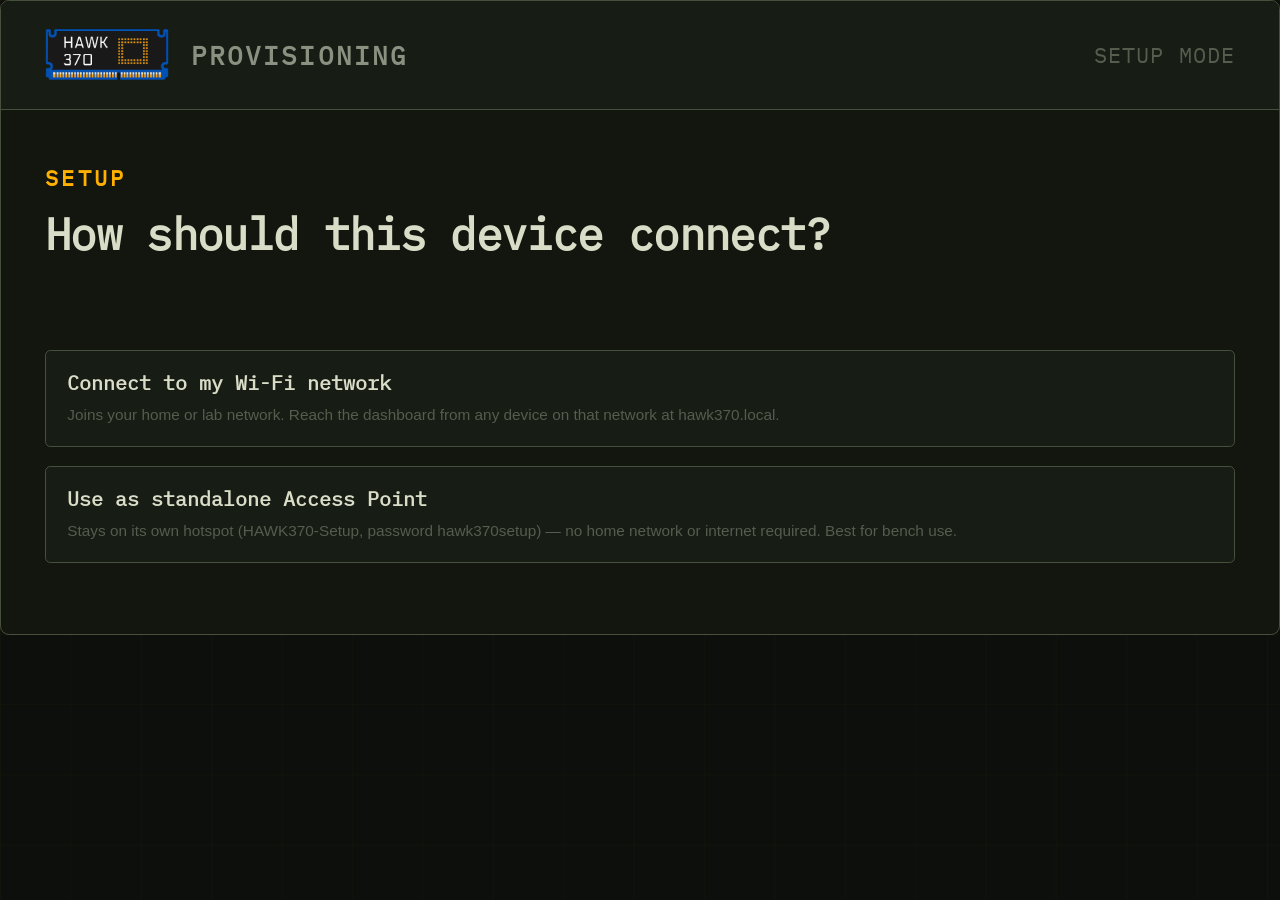
<file: data/setup.html>
<!--
  Copyright (c) 2026 Alexander Fuchs
  Licensed under the MIT License.
-->
  
<!DOCTYPE html>
<html lang="en">

<head>
  <meta charset="UTF-8">
  <meta name="viewport" content="width=device-width, initial-scale=1.0">
  <title>HAWK 370 · Setup</title>
  <script src="hawk370.js"></script>
  <link rel="stylesheet" href="hawk370.css">
  <style>
    /* ── CARD HEADER OVERRIDE (smaller padding on this page) ── */
    .card-header { justify-content: space-between; padding: 1.2em 2em; }

    .header-meta {
      font-family: var(--mono);
      font-size: 1em;
      color: var(--text-3);
      letter-spacing: 0.05em;
    }

    /* ── DIVIDER OVERRIDE (wider margin on this page) ── */
    .divider { margin: 2em 0; }

    /* ── BODY ── */
    .card-body { padding: 2.4em 2em; }

    /* ── SCREEN TITLES ── */
    .screen-title {
      font-family: var(--mono);
      font-size: 1em;
      font-weight: 600;
      letter-spacing: 0.15em;
      text-transform: uppercase;
      color: var(--accent);
      margin-bottom: 0.6em;
    }

    h1 {
      font-family: var(--sans);
      font-size: 2em;
      font-weight: 600;
      color: var(--text);
      margin-bottom: 2em;
      letter-spacing: -0.015em;
    }

    /* ── SECTION ROW ── */
    .row    { display: flex; justify-content: space-between; align-items: flex-end; margin-bottom: 1.4em; }
    .row h1 { margin-bottom: 0; }


    /* ── NETWORK LIST ── */
    .list-box {
      border: 1px solid var(--border-bright);
      border-radius: 0.3em;
      max-height: 26em;
      overflow-y: auto;
      margin-bottom: 2em;
      scrollbar-width: thin;
      scrollbar-color: var(--border-bright) transparent;
    }

    .list-box::-webkit-scrollbar       { width: 0.4em; }
    .list-box::-webkit-scrollbar-track { background: transparent; }
    .list-box::-webkit-scrollbar-thumb { background: var(--border-bright); border-radius: 0.2em; }

    .net-item {
      display: flex;
      justify-content: space-between;
      align-items: center;
      padding: 1.3em 1.6em;
      border-bottom: 1px solid var(--border);
      cursor: pointer;
      transition: background 0.1s;
      position: relative;
    }

    .net-item:last-child { border-bottom: none; }
    .net-item:hover      { background: rgba(255,255,255,0.03); }

    .net-item.selected { background: var(--accent-dim); border-color: rgba(245,166,35,0.2); }

    .net-item.selected::before {
      content: '';
      position: absolute;
      left: 0; top: 0; bottom: 0;
      width: 0.2em;
      background: var(--accent);
    }

    .net-ssid                          { font-size: 1.4em; font-weight: 500; color: var(--text); }
    .net-item.selected .net-ssid       { color: var(--accent); }

    /* ── SIGNAL BARS (WiFi list) ── */
    .signal-bars { display: flex; align-items: flex-end; gap: 0.2em; height: 1.6em; }

    .signal-bars span {
      display: block;
      width: 0.4em;
      background: var(--border-bright);
      border-radius: 0.1em;
      transition: background 0.2s;
    }

    .signal-bars span:nth-child(1) { height: 0.4em; }
    .signal-bars span:nth-child(2) { height: 0.8em; }
    .signal-bars span:nth-child(3) { height: 1.2em; }
    .signal-bars span:nth-child(4) { height: 1.6em; }

    .net-item.selected .signal-bars span.lit      { background: var(--accent); }
    .net-item:not(.selected) .signal-bars span.lit { background: var(--text-2); }



    /* ── NETWORK BANNER ── */
    .banner {
      background: var(--panel-2);
      border: 1px solid var(--border-bright);
      border-radius: 0.3em;
      padding: 1.2em 1.4em;
      margin-bottom: 1.8em;
      display: flex;
      align-items: center;
      gap: 1em;
    }

    .banner svg     { width: 2.4em; height: 2.4em; flex-shrink: 0; }
    .banner-ssid    { font-family: var(--mono); font-size: 1.3em; font-weight: 600; color: var(--accent); overflow: hidden; text-overflow: ellipsis; white-space: nowrap; }

    /* ── PASSWORD INPUT ── */
    .input-wrap { position: relative; margin-bottom: 1.6em; }

    .input-wrap input {
      width: 100%;
      padding: 1.3em 4.4em 1.3em 1.4em;
      background: var(--panel-2);
      border: 1px solid var(--border-bright);
      border-radius: 0.3em;
      font-family: var(--mono);
      font-size: 1.4em;
      color: var(--text);
      transition: border-color 0.15s, box-shadow 0.15s;
    }

    .input-wrap input::placeholder           { color: var(--text-3); }
    .input-wrap input:focus                  { outline: none; border-color: var(--accent); box-shadow: 0 0 0 0.3em var(--accent-dim); }
    .input-wrap input:focus + .input-label   { color: var(--accent); }

    .input-label {
      position: absolute;
      top: -0.8em;
      left: 1em;
      font-family: var(--mono);
      font-size: 1em;
      letter-spacing: 0.1em;
      text-transform: uppercase;
      color: var(--text-3);
      background: var(--panel-2);
      padding: 0 0.4em;
      transition: color 0.15s;
    }

    .eye-btn {
      position: absolute;
      right: 1.2em;
      top: 50%;
      transform: translateY(-50%);
      background: none;
      border: none;
      cursor: pointer;
      color: var(--text-3);
      padding: 0.4em;
      display: flex;
      align-items: center;
      transition: color 0.15s;
    }

    .eye-btn:hover { color: var(--text-2); }
    .eye-btn svg   { width: 1.6em; height: 1.6em; }

    /* ── ERROR ── */
    .error {
      font-family: var(--mono);
      font-size: 1.2em;
      color: var(--red);
      background: var(--red-dim);
      border: 1px solid rgba(255,85,85,0.2);
      border-radius: 0.3em;
      padding: 1em 1.2em;
      margin-bottom: 1.6em;
      display: none;
    }

    .error.visible { display: block; }

    /* ── LOADING ── */
    .loading-area {
      display: none;
      align-items: center;
      gap: 1.2em;
      padding: 1.2em 1.4em;
      background: var(--panel-2);
      border: 1px solid var(--border-bright);
      border-radius: 0.3em;
      margin-bottom: 1.6em;
    }

    .loading-area.visible { display: flex; }

    .spinner {
      width: 1.8em;
      height: 1.8em;
      border: 0.2em solid var(--border-bright);
      border-top-color: var(--accent);
      border-radius: 50%;
      animation: spin 0.7s linear infinite;
      flex-shrink: 0;
    }

    .loading-text { font-family: var(--mono); font-size: 1.2em; color: var(--text-2); letter-spacing: 0.05em; }

    /* ── SUCCESS SCREEN ── */
    .success-icon {
      width: 5.6em;
      height: 5.6em;
      border-radius: 50%;
      background: var(--green-dim);
      border: 1px solid rgba(61,220,132,0.3);
      display: flex;
      align-items: center;
      justify-content: center;
      margin: 0 auto 1.6em;
      box-shadow: 0 0 2.4em rgba(61,220,132,0.15);
      animation: pop-in 0.4s cubic-bezier(0.175,0.885,0.32,1.275) both;
    }

    .success-icon svg { width: 2.4em; height: 2.4em; }

    @keyframes pop-in {
      from { transform: scale(0.5); opacity: 0; }
      to   { transform: scale(1);   opacity: 1; }
    }

    .success-title {
      font-family: var(--mono);
      font-size: 1.4em;
      font-weight: 600;
      letter-spacing: 0.12em;
      text-transform: uppercase;
      color: var(--green);
      text-align: center;
      margin-bottom: 0.8em;
    }

    .success-sub { font-size: 1.3em; color: var(--text-2); text-align: center; line-height: 1.55; margin-bottom: 2.2em; }

    .steps-box {
      background: var(--panel-2);
      border: 1px solid var(--border-bright);
      border-radius: 0.3em;
      padding: 1.6em;
      margin-bottom: 2em;
    }

    .steps-title {
      font-family: var(--mono);
      font-size: 1em;
      font-weight: 600;
      letter-spacing: 0.12em;
      text-transform: uppercase;
      color: var(--text-3);
      margin-bottom: 1.2em;
    }

    .migration-warning {
      display: none;
      background: var(--red-dim);
      border: 1px solid rgba(255,85,85,0.2);
      border-radius: 0.3em;
      padding: 1.2em 1.4em;
      margin-bottom: 1.6em;
    }

    .migration-warning.visible { display: block; }

    .migration-warning p        { font-family: var(--mono); font-size: 1.1em; color: var(--red); line-height: 1.5; letter-spacing: 0.02em; }
    .migration-warning strong   { color: var(--red); }


    /* ── DECISION SCREEN (choose AP vs STA) ── */
    .mode-option {
      display: block;
      width: 100%;
      text-align: left;
      background: var(--panel-2);
      border: 1px solid var(--border-bright);
      border-radius: 0.4em;
      padding: 1.4em 1.6em;
      margin-bottom: 1.4em;
      cursor: pointer;
      transition: border-color 0.15s, background 0.15s;
    }

    .mode-option:hover:not(:disabled) { border-color: var(--accent); background: rgba(255,176,0,0.05); }
    .mode-option:disabled             { opacity: 0.6; cursor: wait; }

    .mode-option-title {
      font-family: var(--sans);
      font-size: 1.5em;
      font-weight: 600;
      color: var(--text);
      margin-bottom: 0.4em;
    }

    .mode-option-desc { font-size: 1.15em; color: var(--text-3); line-height: 1.5; }

    /* ── LIST PLACEHOLDER (scan loading/empty state) ── */
    .list-placeholder {
      padding: 3.2em 2em;
      text-align: center;
      font-family: var(--mono);
      font-size: 1.2em;
      color: var(--text-3);
      letter-spacing: 0.05em;
    }

    .list-placeholder .scan-spinner {
      width: 2em;
      height: 2em;
      border: 0.2em solid var(--border-bright);
      border-top-color: var(--accent);
      border-radius: 50%;
      animation: spin 0.7s linear infinite;
      margin: 0 auto 1em;
    }

    /* Hide Edge/IE password reveal buttons */
    input[type="password"]::-ms-reveal { display: none; }
    input[type="password"]::-ms-clear  { display: none; }
  </style>
</head>

<body>

  <main class="card">

    <!-- ── HEADER ── -->
    <div class="card-header">
      <div class="header-badge">
        <img src="hawk370_transparent.webp" alt="HAWK 370 Logo" class="header-logo">
        <span class="header-title">Provisioning</span>
      </div>
      <span class="header-meta">SETUP MODE</span>
    </div>

    <!-- ── SCREEN 0: AP / STA DECISION ── -->
    <section id="scr-decide" class="card-body">
      <div class="screen-title">Setup</div>
      <h1>How should this device connect?</h1>

      <button type="button" class="mode-option" id="opt-sta" onclick="chooseWifi()">
        <div class="mode-option-title">Connect to my Wi-Fi network</div>
        <div class="mode-option-desc">Joins your home or lab network. Reach the dashboard from any device on that network at hawk370.local.</div>
      </button>

      <button type="button" class="mode-option" id="opt-ap" onclick="chooseApMode()">
        <div class="mode-option-title">Use as standalone Access Point</div>
        <div class="mode-option-desc">Stays on its own hotspot (HAWK370-Setup, password hawk370setup) — no home network or internet required. Best for bench use.</div>
      </button>
    </section>

    <!-- ── SCREEN 1: NETWORK SELECTION ── -->
    <section id="scr-list" class="hidden card-body">
      <button class="btn-back" onclick="showScreen('scr-decide')">
        <svg viewBox="0 0 14 14" fill="none">
          <path d="M9 2L4 7L9 12" stroke="currentColor" stroke-width="1.5" stroke-linecap="round" stroke-linejoin="round"/>
        </svg>
        Back
      </button>
      <div class="row">
        <div>
          <div class="screen-title">Step 1 of 2</div>
          <h1>Select Network</h1>
        </div>
        <button class="btn-scan" id="btn-scan" onclick="fetchNetworks()">Rescan</button>
      </div>
      <div class="list-box" id="net-list">
        <div class="list-placeholder">
          <div class="scan-spinner"></div>
          Scanning for networks...
        </div>
      </div>
      <button class="btn btn-block btn-accent" id="btn-next" disabled onclick="showScreen('scr-pass')">
        Continue
      </button>
    </section>

    <!-- ── SCREEN 2: PASSWORD ENTRY ── -->
    <section id="scr-pass" class="hidden card-body">
      <button class="btn-back" onclick="showScreen('scr-list')">
        <svg viewBox="0 0 14 14" fill="none">
          <path d="M9 2L4 7L9 12" stroke="currentColor" stroke-width="1.5" stroke-linecap="round" stroke-linejoin="round"/>
        </svg>
        Back
      </button>
      <div class="screen-title">Step 2 of 2</div>
      <h1>Enter Password</h1>

      <div class="input-wrap">
        <span class="input-label">Network</span>
        <div class="banner">
          <svg viewBox="0 0 14 14" fill="none">
            <g stroke="#4a5158" stroke-width="1.2" stroke-linecap="round" stroke-linejoin="round">
              <path d="M2 5.5C3.4 4.1 5.15 3.3 7 3.3C8.85 3.3 10.6 4.1 12 5.5"/>
              <path d="M3.7 7.1C4.7 6.1 5.8 5.6 7 5.6C8.2 5.6 9.3 6.1 10.3 7.1"/>
              <path d="M5.1 8.8C5.7 8.2 6.3 7.9 7 7.9C7.7 7.9 8.3 8.2 8.9 8.8"/>
              <circle cx="7" cy="10.6" r="0.9" fill="#4a5158" stroke="none"/>
            </g>
          </svg>
          <span class="banner-ssid" id="target-ssid"></span>
        </div>
      </div>

      <div class="input-wrap">
        <input type="password" id="wifi-pass" placeholder="Empty if the network is open" autocomplete="current-password">
        <span class="input-label">Password</span>
        <button class="eye-btn" id="eye-btn" onclick="togglePassword()" type="button" tabindex="-1">
          <svg id="eye-icon" viewBox="0 0 16 16" fill="none">
            <path d="M1 8s2.5-5 7-5 7 5 7 5-2.5 5-7 5-7-5-7-5z" stroke="currentColor" stroke-width="1.2"/>
            <circle cx="8" cy="8" r="2" stroke="currentColor" stroke-width="1.2"/>
          </svg>
        </button>
      </div>

      <div id="error-msg" class="error"></div>
      <div id="loading-area" class="loading-area">
        <div class="spinner"></div>
        <span class="loading-text">Verifying credentials...</span>
      </div>

      <button class="btn btn-block btn-accent" id="btn-submit" onclick="submitCredentials()">Connect to Network</button>
    </section>

    <!-- ── SCREEN 3: SUCCESS ── -->
    <section id="scr-done" class="hidden card-body">
      <div class="success-icon">
        <svg viewBox="0 0 24 24" fill="none">
          <path d="M5 13l4 4L19 7" stroke="#3ddc84" stroke-width="2.5" stroke-linecap="round" stroke-linejoin="round"/>
        </svg>
      </div>
      <div class="success-title">Setup Complete</div>
      <p class="success-sub">HAWK 370 is joining your network.<br>This takes 15-30 seconds.</p>

      <div class="steps-box">
        <div class="steps-title">Next Steps</div>
        <div class="step-row">
          <div class="step-num">1</div>
          <div class="step-text">HAWK 370 will close this hotspot.</div>
        </div>
        <div class="step-row">
          <div class="step-num">2</div>
          <div class="step-text">Reconnect your device to: <strong id="lbl-target-ssid"></strong></div>
        </div>
        <div class="step-row">
          <div class="step-num">3</div>
          <div class="step-text">Access your HAWK 370 at <a href="http://hawk370.local">hawk370.local</a></div>
        </div>
      </div>

      <div id="migration-warning" class="migration-warning">
        <p>
          <strong>⚠ Still searching...</strong><br>
          Ensure you are connected to <strong id="lbl-warning-ssid"></strong>.
        </p>
      </div>

      <button id="btn-migrate" class="btn btn-block btn-accent" disabled>Initializing...</button>
    </section>

  </main>


  <script>
    /* ── APP LOGIC ────────────────────────────────────────────────── */
    let selectedSSID = "";

    function showScreen(screenId) {
      ['scr-decide', 'scr-list', 'scr-pass', 'scr-done'].forEach(id => $(id).classList.add('hidden'));
      $(screenId).classList.remove('hidden');
      if (screenId === 'scr-pass') {
        $('target-ssid').innerText = selectedSSID;
        const err = $('error-msg');
        err.innerText = "";
        err.classList.remove('visible');
        $('wifi-pass').value = "";
        $('wifi-pass').focus();
      }
    }

    function togglePassword() {
      const input = $('wifi-pass');
      const icon  = $('eye-icon');
      if (input.type === 'password') {
        input.type = 'text';
        icon.innerHTML = `<path d="M2 2l12 12M6.5 6.6A3 3 0 0010.4 10.4M4.2 4.3C2.8 5.4 1.8 6.8 1 8c1.5 2.5 4.2 5 7 5 1.2 0 2.3-.4 3.3-1M7 4.1C7.3 4 7.7 4 8 4c2.8 0 5.5 2.5 7 5-.5.8-1.1 1.6-1.8 2.3" stroke="currentColor" stroke-width="1.2" stroke-linecap="round" fill="none"/>`;
      } else {
        input.type = 'password';
        icon.innerHTML = `<path d="M1 8s2.5-5 7-5 7 5 7 5-2.5 5-7 5-7-5-7-5z" stroke="currentColor" stroke-width="1.2"/><circle cx="8" cy="8" r="2" stroke="currentColor" stroke-width="1.2"/>`;
      }
    }

    function chooseWifi() {
      showScreen('scr-list');
      fetchNetworks();
    }

    function chooseApMode() {
      const btn = $('opt-ap');
      btn.disabled = true;
      const title = btn.querySelector('.mode-option-title');
      const prevTitle = title.innerText;
      title.innerText = "Switching to Access Point mode...";

      fetch('/api/setup/ap-mode', { method: 'POST' })
        .then(res => res.json())
        .then(data => {
          if (data.status === 'success') {
            window.location.href = '/';
          } else {
            btn.disabled = false;
            title.innerText = prevTitle;
          }
        })
        .catch(() => {
          btn.disabled = false;
          title.innerText = prevTitle;
        });
    }

    function fetchNetworks() {
      const btn  = $('btn-scan');
      const list = $('net-list');
      btn.disabled = true;
      btn.innerText = "Scanning...";
      list.innerHTML = `<div class="list-placeholder"><div class="scan-spinner"></div>Scanning for networks...</div>`;

      (function doPoll() {
        fetch('/api/scan')
          .then(res => res.json())
          .then(data => {
            if (data.status === "scanning") { setTimeout(doPoll, 1000); return; }
            btn.disabled = false;
            btn.innerText = "Rescan";

            if (!data.length) {
              list.innerHTML = `<div class="list-placeholder">No networks detected.</div>`;
              return;
            }

            list.innerHTML = "";
            data.forEach(item => {
              const bars     = getSignalBars(item.rssi);
              const barsHTML = [1,2,3,4].map(n => `<span class="${n <= bars ? 'lit' : ''}"></span>`).join('');
              const div = document.createElement('div');
              div.className = 'net-item';
              // SSIDs come from the air: escape them before they touch innerHTML.
              div.innerHTML  = `<span class="net-ssid">${escH(item.ssid)}</span><div class="signal-bars">${barsHTML}</div>`;
              div.onclick = () => {
                document.querySelectorAll('.net-item').forEach(el => el.classList.remove('selected'));
                div.classList.add('selected');
                selectedSSID = item.ssid;
                $('btn-next').disabled = false;
              };
              list.appendChild(div);
            });
          })
          .catch(() => {
            btn.disabled = false;
            btn.innerText = "Rescan";
            list.innerHTML = `<div class="list-placeholder" style="color:var(--red)">Scan failed. Check module.</div>`;
          });
      })();
    }

    // XOR over the password's UTF-8 bytes, each byte as 2 hex chars, so
    // umlauts and other non-ASCII characters reach the router intact.
    function obfuscate(str, key) {
      const bytes = new TextEncoder().encode(str);
      return Array.from(bytes, (b, i) =>
        (b ^ key.charCodeAt(i % key.length)).toString(16).padStart(2, '0')
      ).join('');
    }

    function submitCredentials() {
      const pass = $('wifi-pass').value;
      const err  = $('error-msg');
      const load = $('loading-area');
      const btn  = $('btn-submit');

      err.innerText = "";
      err.classList.remove('visible');
      load.classList.add('visible');
      btn.disabled = true;

      const fd = new FormData();
      fd.append('ssid', selectedSSID);
      fd.append('pass', obfuscate(pass, 'bitsundbolts'));

      fetch('/save', { method: 'POST', body: fd })
        .then(res => res.json())
        .then(data => {
          if (data.status === "checking") pollConnectionStatus();
          else resetFormState("Form submission rejected by module core.");
        })
        .catch(() => resetFormState("Network tracking timeout or connection error."));

      function pollConnectionStatus() {
        fetch('/api/status')
          .then(res => res.json())
          .then(data => {
            if (data.status === "still_checking") {
              setTimeout(pollConnectionStatus, 1000);
            } else if (data.status === "success") {
              load.classList.remove('visible');
              $('lbl-target-ssid').innerText = selectedSSID;
              $('lbl-warning-ssid').innerText = selectedSSID;
              showScreen('scr-done');
              startMigrationSequence();
            } else {
              resetFormState("Authentication failed: incorrect password.");
            }
          })
          .catch(() => setTimeout(pollConnectionStatus, 1500));
      }

      function resetFormState(msg) {
        load.classList.remove('visible');
        btn.disabled = false;
        err.innerText = msg;
        err.classList.add('visible');
      }
    }

    function startMigrationSequence() {
      const btn = $('btn-migrate');
      let countdown = 5;
      let elapsed   = 0;

      const migrationInterval = setInterval(() => {
        countdown--;
        if (countdown > 0) {
          btn.innerText = `Initializing module (${countdown}s)...`;
        } else {
          clearInterval(migrationInterval);
          btn.innerText = "Searching on local network...";
          pollHomeNetwork();
        }
      }, 1000);

      function pollHomeNetwork() {
        elapsed++;
        // Cross-origin from 192.168.8.1: an opaque 'no-cors' response is all we
        // need — if the request resolves at all, the device is reachable.
        fetch('http://hawk370.local/', { method: 'GET', mode: 'no-cors', cache: 'no-store', credentials: 'omit' })
          .then(() => {
            $('migration-warning').classList.remove('visible');
            btn.disabled = false;
            btn.className = 'btn btn-block btn-success';
            btn.innerText = "Open Dashboard →";
            btn.onclick = () => window.location.href = "http://hawk370.local";
          })
          .catch(() => {
            if (elapsed >= 20) $('migration-warning').classList.add('visible');
            setTimeout(pollHomeNetwork, 1500);
          });
      }
    }

  </script>
</body>
</html>
</file>
<file: data/hawk370.css>
/* ═══════════════════════════════════════════════════════════
   hawk370.css — HAWK 370 ThrottleBlaster shared styles
   Linked by: index.html, files.html, setup.html
   Retheme of AirMeter's design system: same variable names and
   component classes, retro amber/green CRT palette per the
   project's BIOS/POST-screen direction.
   ═══════════════════════════════════════════════════════════ */

/* ── DISPLAY / UI FONTS ──
   Both faces are self-hosted from LittleFS (served by the ESP32 itself,
   alongside hawk370_transparent.webp) rather than relying on local() lookups against
   whatever happens to be installed on the viewing device. This guarantees
   an identical look on any device, with or without internet access, since
   the files never leave the local network. */
@font-face {
  font-family: 'VT323';
  src: url('VT323_Regular.woff2') format('woff2');
  font-weight: 400;
  font-style: normal;
  font-display: swap;
}

@font-face {
  font-family: 'IBM Plex Mono';
  src: url('ibm-plex-mono-v20-latin-regular.woff2') format('woff2');
  font-weight: 400;
  font-style: normal;
  font-display: swap;
}

/* ── CSS VARIABLES ── */
:root {
  --bg:           #0c0f0b;
  --panel:        #12160f;
  --panel-2:      #171c14;
  --border:       #2b2f27;
  --border-bright:#46503c;

  --accent:       #ffb000; /* amber — primary accent, replaces AirMeter's orange */
  --accent-dim:   rgba(255, 176, 0, 0.10);
  --accent-glow:  rgba(255, 176, 0, 0.24);

  --green:        #4fbf67;
  --green-dim:    rgba(79, 191, 103, 0.10);

  --yellow:       #e8c547;
  --red:          #ff5c5c;
  --red-dim:      rgba(255, 92, 92, 0.10);

  --blue:         #5fd3d3; /* cyan — kept as the "blue" role for file-icon/link parity with AirMeter */
  --blue-dim:     rgba(95, 211, 211, 0.10);

  --indigo:       #7c8f6e;
  --purple:       #9c7fb0;
  --lavender:     #b7a3d9;
  --brown:        #8a7355;

  --text:         #d9ddc8;
  --text-2:       #8a9180;
  --text-3:       #565c4e;

  /* All UI chrome shares one monospace family — deliberate choice for the
     terminal identity; --sans exists only so component rules that were
     written against it (e.g. .btn-block) don't need touching. */
  --mono: 'IBM Plex Mono', 'Consolas', ui-monospace, SFMono-Regular, Menlo,
          Monaco, 'Liberation Mono', 'Courier New', monospace;
  --sans: var(--mono);
  --font-display: 'VT323', var(--mono);
}

/* ── RESET ── */
*, *::before, *::after {
  box-sizing: border-box;
  margin: 0;
  padding: 0;
}

/* ── BASE ── */
html {
  font-size: clamp(7px, 1.8vw, 22px);
}


body {
  font-family: var(--sans);
  background: var(--bg);
  color: var(--text);
  margin: 0;
  padding: 0;
  min-height: 100dvh;
  position: relative;
  background-image:
    linear-gradient(rgba(255, 176, 0, 0.025) 1px, transparent 1px),
    linear-gradient(90deg, rgba(255, 176, 0, 0.025) 1px, transparent 1px);
  background-size: 3.2em 3.2em;
}

/* ── CARD ── */
.card {
  width: 100%;
  background: var(--panel);
  border: 1px solid var(--border-bright);
  border-radius: 0.4em;
  overflow: hidden;
}

.card-header {
  background: var(--panel-2);
  border-bottom: 1px solid var(--border-bright);
  padding: 1.4em 2em;
  display: flex;
  align-items: center;
}

.card-footer {
  background: var(--panel-2);
  border-top: 1px solid var(--border);
  padding: 1em 2em;
}

.card-footer a,
.card-footer a:visited,
.card-footer a:active {
  color: var(--accent);
  text-decoration: none;
}

.card-footer a:hover {
  text-decoration: underline;
}

/* ── FOOTER KEY-VALUE GRID ── */
.footer-kv {
  display: flex;
  flex-wrap: wrap;
  gap: 1em 1.4em;
}

.footer-item {
  display: flex;
  flex-direction: column;
  gap: 0.15em;
}

.footer-key {
  font-family: var(--mono);
  font-size: 0.9em;
  letter-spacing: 0.1em;
  text-transform: uppercase;
  color: var(--text-3);
}

.footer-val {
  padding-top: 0.4em;
  font-family: var(--mono);
  font-size: 1.1em;
  color: var(--text-2);
}

/* ── SECTION LABEL ── */
.section-label {
  font-family: var(--mono);
  font-size: 0.9em;
  font-weight: 600;
  letter-spacing: 0.18em;
  text-transform: uppercase;
  color: var(--text-3);
  padding: 1.6em 2em 0.8em;
}

/* ── HEADER BADGE (header left side) ── */
.header-badge {
  display: flex;
  align-items: center;
  gap: 1em;
}

.header-title {
  font-family: var(--mono);
  font-size: 1.2em;
  font-weight: 600;
  color: var(--text-2);
  letter-spacing: 0.08em;
  text-transform: uppercase;
}

/* ── HEADER RIGHT GROUP ── */
.header-right {
  display: flex;
  align-items: center;
  gap: 0.8em;
}

.header-tag {
  font-family: var(--mono);
  font-size: 1em;
  letter-spacing: 0.07em;
  color: var(--text-3);
}

.version-pill {
  font-family: var(--mono);
  font-size: 1em;
  font-weight: 600;
  color: var(--accent);
  background: var(--accent-dim);
  border: 1px solid var(--accent-glow);
  border-radius: 0.3em;
  padding: 0.2em 0.7em;
  letter-spacing: 0.06em;
}

/* ── HOME BUTTON ── */
.icon-btn {
  margin-left: auto;
  width: 2.8em;
  height: 2.8em;
  border-radius: 0.3em;
  background: none;
  border: 1px solid var(--border-bright);
  display: flex;
  align-items: center;
  justify-content: center;
  cursor: pointer;
  color: var(--text-3);
  text-decoration: none;
  transition: color 0.15s, border-color 0.15s, background 0.15s;
  flex-shrink: 0;
}

.icon-btn:hover {
  color: var(--text);
  border-color: var(--text-2);
  background: var(--panel);
}

.icon-btn svg {
  width: 1.4em;
  height: 1.4em;
}

/* ── STATUS DOT ── */
.status-dot {
  width: 0.8em;
  height: 0.8em;
  border-radius: 50%;
  background: var(--dot-color);
  box-shadow:
    0 0 4px var(--dot-color),
    0 0 12px var(--dot-color),
    0 0 20px var(--dot-color);
  animation: pulse-dot 2.5s ease-in-out infinite;
  flex-shrink: 0;
  transition: background 0.3s ease, box-shadow 0.3s ease;
}

.status-dot.green  { --dot-color: var(--green); }
.status-dot.yellow { --dot-color: var(--yellow); }
.status-dot.red    { --dot-color: var(--red); }

@keyframes pulse-dot {
  0%, 100% {
    transform: scale(1);
    box-shadow:
      0 0 4px var(--dot-color),
      0 0 12px var(--dot-color),
      0 0 24px var(--dot-color);
  }
  50% {
    transform: scale(0.92);
    box-shadow:
      0 0 2px var(--dot-color),
      0 0 6px var(--dot-color),
      0 0 10px var(--dot-color);
  }
}

/* ── EMPTY STATE ── */
.empty-state {
  display: flex;
  flex-direction: column;
  align-items: center;
  justify-content: center;
  padding: 1em 2em;
  text-align: center;
  gap: 0.8em;
}

.empty-state svg {
  width: 4em;
  height: 4em;
  color: var(--text-3);
  margin-bottom: 0.4em;
}

.empty-title {
  font-family: var(--mono);
  font-size: 1.2em;
  font-weight: 600;
  letter-spacing: 0.08em;
  text-transform: uppercase;
  color: var(--text-3);
}

.empty-desc {
  font-size: 1.1em;
  color: var(--text-3);
  line-height: 1.5;
  max-width: 28em;
}

/* ── INLINE SPINNER ── */
.spinner-inline {
  display: inline-block;
  width: 1.4em;
  height: 1.4em;
  border: 0.2em solid var(--border-bright);
  border-top-color: var(--accent);
  border-radius: 50%;
  animation: spin 0.7s linear infinite;
  vertical-align: middle;
  margin-right: 0.6em;
}

.spinner-inline.danger  { border-top-color: var(--red); }
.spinner-inline.warning { border-top-color: var(--accent); }

/* ── TOAST ── */
.toast {
  position: fixed;
  bottom: 2em;
  left: 50%;
  transform: translateX(-50%) translateY(4em);
  background: var(--panel-2);
  border: 1px solid var(--border-bright);
  border-radius: 0.4em;
  padding: 0.9em 1.6em;
  font-family: var(--mono);
  font-size: 1.1em;
  color: var(--text-2);
  box-shadow: 0 0.8em 2.4em rgba(0, 0, 0, 0.6);
  opacity: 0;
  transition: transform 0.25s ease, opacity 0.25s ease;
  pointer-events: none;
  z-index: 200;
  white-space: nowrap;
}

.toast.visible {
  opacity: 1;
  transform: translateX(-50%) translateY(0);
}

.toast.success { border-color: rgba(79, 191, 103, 0.35); color: var(--green); }
.toast.fail    { border-color: rgba(255, 92, 92, 0.35);  color: var(--red); }

/* ═══════════════════════════════════════════════════════════
   BUTTON SYSTEM — unchanged structure from AirMeter, retimed.
   ═══════════════════════════════════════════════════════════ */

.btn {
  font-family: var(--mono);
  font-weight: 600;
  letter-spacing: 0.07em;
  text-transform: uppercase;
  border: none;
  border-radius: 0.3em;
  cursor: pointer;
  display: inline-flex;
  align-items: center;
  justify-content: center;
  gap: 0.5em;
  white-space: nowrap;
  text-decoration: none;
  transition: opacity 0.15s, box-shadow 0.15s, background 0.15s,
              border-color 0.15s, color 0.15s;
}

.btn:active:not(:disabled) { transform: scale(0.99); }
.btn:disabled              { opacity: 0.4; cursor: not-allowed; }

.btn-sm { font-size: 1em;   padding: 0.5em 1em; }
.btn-md { font-size: 1.1em; padding: 0.65em 1.6em; }

.btn-block {
  display: flex;
  width: 100%;
  padding: 1.3em;
  font-family: var(--sans);
  font-size: 1.4em;
  font-weight: 600;
  letter-spacing: 0.04em;
  text-transform: uppercase;
  justify-content: center;
  text-align: center;
  text-decoration: none;
}

.btn-block svg { width: 1.4em; height: 1.4em; flex-shrink: 0; }

.btn-accent  { background: var(--accent); color: var(--bg); }
.btn-danger  { background: var(--red);   color: var(--bg); }
.btn-success { background: var(--green); color: var(--bg); }

.btn-accent:not(:disabled):hover  { opacity: 0.88; box-shadow: 0 0 2em var(--accent-glow); }
.btn-danger:not(:disabled):hover  { opacity: 0.88; }
.btn-success:not(:disabled):hover { opacity: 0.88; box-shadow: 0 0 2em rgba(79, 191, 103, 0.3); }

.btn-ghost {
  background: var(--panel-2);
  color: var(--text-2);
  border: 1px solid var(--border-bright);
}

.btn-ghost:not(:disabled):hover {
  background: var(--border);
  color: var(--text);
  border-color: var(--text-2);
}

.btn-outline-danger  { color: var(--red);    background: var(--red-dim);    border: 1px solid rgba(255, 92, 92, 0.25);  }
.btn-outline-warning { color: var(--accent); background: var(--accent-dim); border: 1px solid var(--accent-glow);      }

.btn-outline-danger:not(:disabled):hover  { background: rgba(255, 92, 92, 0.18);  border-color: rgba(255, 92, 92, 0.45); }
.btn-outline-warning:not(:disabled):hover { background: var(--accent-glow);       border-color: var(--accent); }

.btn-back {
  display: inline-flex;
  align-items: center;
  gap: 0.6em;
  font-family: var(--mono);
  font-size: 1.1em;
  font-weight: 500;
  letter-spacing: 0.08em;
  text-transform: uppercase;
  color: var(--text-2);
  background: none;
  border: none;
  cursor: pointer;
  padding: 0;
  transition: color 0.15s;
}

.btn-back:hover          { color: var(--accent); }
.btn-back svg            { width: 1.4em; height: 1.4em; transition: transform 0.15s; }
.btn-back:hover svg      { transform: translateX(-0.2em); }

.btn-scan {
  font-family: var(--mono);
  font-size: 1.1em;
  font-weight: 500;
  letter-spacing: 0.08em;
  text-transform: uppercase;
  color: var(--accent);
  background: var(--accent-dim);
  border: 1px solid rgba(255, 176, 0, 0.25);
  border-radius: 0.3em;
  padding: 0.5em 1em;
  cursor: pointer;
  white-space: nowrap;
  transition: background 0.15s, border-color 0.15s;
}

.btn-scan:not(:disabled):hover { background: rgba(255, 176, 0, 0.2); border-color: rgba(255, 176, 0, 0.45); }
.btn-scan:disabled             { color: var(--text-3); background: transparent; border-color: var(--border); cursor: not-allowed; }

.btn-icon {
  background: none;
  border: 1px solid var(--border);
  border-radius: 0.3em;
  color: var(--text-3);
  padding: 0.4em;
  cursor: pointer;
  display: inline-flex;
  align-items: center;
  justify-content: center;
  flex-shrink: 0;
  text-decoration: none;
  transition: color 0.15s, border-color 0.15s, background 0.15s;
}

.btn-icon svg { width: 1.25em; height: 1.25em; }

.btn-icon.danger:hover { color: var(--red);  border-color: rgba(255, 92, 92, 0.4);  background: var(--red-dim);  }
.btn-icon.blue:hover   { color: var(--blue); border-color: rgba(95, 211, 211, 0.4); background: var(--blue-dim); }

/* ── STEP ROW / BADGE / TEXT ── */
.step-row {
  display: flex;
  gap: 1.2em;
  align-items: flex-start;
  padding: 0.8em 0;
  border-bottom: 1px solid var(--border);
}

.step-row:last-child { border-bottom: none; padding-bottom: 0; }

.step-num {
  font-family: var(--mono);
  font-size: 1em;
  font-weight: 600;
  color: var(--accent);
  background: var(--accent-dim);
  border: 1px solid rgba(255, 176, 0, 0.2);
  border-radius: 0.2em;
  width: 2em;
  height: 2em;
  display: flex;
  align-items: center;
  justify-content: center;
  flex-shrink: 0;
}

.step-text           { font-size: 1.3em; color: var(--text-2); line-height: 1.5; padding-top: 0.15em; }
.step-text strong    { color: var(--text); font-weight: 600; }
.step-text a         { color: var(--accent); text-decoration: none; font-family: var(--mono); font-size: 0.92em; }
.step-text a:hover   { text-decoration: underline; }

/* ── DIVIDER ── */
.divider {
  height: 1px;
  background: var(--border);
  margin: 0.6em 0;
}

/* ── UTILITY ── */
.hidden {
  display: none !important;
}

/* ── ANIMATIONS ── */
@keyframes spin {
  to { transform: rotate(360deg); }
}

/* ── HEADER LOGO ── */
.header-logo {
  height: 2.5em;
  width: auto;
  object-fit: contain;
  aspect-ratio: 180 / 80;
  animation: breathe 10s cubic-bezier(0.4, 0, 0.2, 1) infinite;
}

@keyframes breathe {
  0%, 100% { transform: scale(1); opacity: 1; }
  50%       { transform: scale(1.1); }
}

/* ── UNIFIED MODAL SYSTEM ── */

.modal-overlay {
  position: fixed;
  inset: 0;
  background: rgba(0, 0, 0, 0.75);
  backdrop-filter: blur(2px);
  display: flex;
  align-items: center;
  justify-content: center;
  padding: 2em;
  z-index: 300;
  opacity: 0;
  pointer-events: none;
  transition: opacity 0.18s ease;
}

.modal-overlay.visible {
  opacity: 1;
  pointer-events: all;
}

.modal {
  background: var(--panel);
  border: 1px solid var(--border-bright);
  border-radius: 0.4em;
  width: min(92vw, 34em);
  overflow: hidden;
  box-shadow: 0 2.4em 6.4em rgba(0, 0, 0, 0.75);
  display: flex;
  flex-direction: column;
  transform: scale(0.95) translateY(0.5em);
  transition: transform 0.18s ease;
}

.modal-overlay.visible .modal {
  transform: scale(1) translateY(0);
}

.modal-header {
  background: var(--panel-2);
  border-bottom: 1px solid var(--border-bright);
  padding: 1.4em 1.6em;
  display: flex;
  align-items: center;
  gap: 1em;
}

.modal-icon {
  width: 2.8em;
  height: 2.8em;
  border-radius: 0.3em;
  display: flex;
  align-items: center;
  justify-content: center;
  flex-shrink: 0;
  background: var(--panel-3, rgba(255, 176, 0, 0.05));
  border: 1px solid var(--border-bright);
  color: var(--text);
}

.modal-icon.danger {
  background: var(--red-dim);
  border: 1px solid rgba(255, 92, 92, 0.25);
  color: var(--red);
}

.modal-icon.warning {
  background: var(--accent-dim);
  border: 1px solid var(--accent-glow);
  color: var(--accent);
}

.modal-icon svg {
  width: 1.4em;
  height: 1.4em;
}

.modal-title {
  font-family: var(--mono);
  font-size: 1.2em;
  font-weight: 600;
  letter-spacing: 0.08em;
  text-transform: uppercase;
  color: var(--text);
}

.modal-title.danger { color: var(--red); }
.modal-title.warning { color: var(--accent); }

.modal-body {
  padding: 1.8em 1.6em;
  font-size: 1.2em;
  color: var(--text-2);
  line-height: 1.6;
}

.modal-body p {
  margin-bottom: 1.6em;
  font-size: inherit;
  color: inherit;
}

.modal-body p:last-child {
  margin-bottom: 0;
}

.modal-filename {
  font-family: var(--mono);
  color: var(--text);
  background: var(--panel-2);
  border: 1px solid var(--border-bright);
  border-radius: 0.25em;
  padding: 0.15em 0.45em;
  font-size: 0.95em;
  word-break: break-all;
}

.modal-actions {
  display: flex;
  gap: 0.8em;
  margin-top: 1.6em;
}

.btn-cancel,
.btn-confirm {
  flex: 1;
  font-family: var(--mono);
  font-size: 1.1em;
  font-weight: 600;
  letter-spacing: 0.06em;
  text-transform: uppercase;
  padding: 0.9em 1.4em;
  border-radius: 0.3em;
  cursor: pointer;
  transition: all 0.15s ease;
  text-align: center;
}

.btn-cancel {
  color: var(--text-2);
  background: var(--panel-2);
  border: 1px solid var(--border-bright);
}

.btn-cancel:hover {
  color: var(--text);
  background: var(--border);
  border-color: var(--text-2);
}

.btn-confirm {
  border: none;
  color: var(--bg);
  background: var(--border-bright);
}

.btn-confirm.danger {
  color: var(--bg);
  background: var(--red);
}

.btn-confirm.warning {
  color: var(--bg);
  background: var(--accent);
}

.btn-confirm:hover {
  opacity: 0.88;
}

/* ── PHONE (portrait) ── kept at the end of this file so it overrides the
   rules above.
   Phones in portrait: a fixed, readable base size instead of shrinking the
   whole desktop layout with the screen width. Each page reflows its own
   layout in its "PHONE" media block. */
@media (max-width: 640px) {
  html { font-size: 14px; -webkit-text-size-adjust: 100%; text-size-adjust: 100%; }
  .card { border-radius: 0; border-left: none; border-right: none; }
  .card-header { padding: 0.8em 1em; gap: 0.8em; }
  .header-logo { height: 2.1em; }
  .header-title { font-size: 1em; white-space: nowrap; }
  .section-label { padding: 1.3em 1.1em 0.6em; }
  .card-footer { padding: 1em 1.1em 1.4em; }
  .toast { white-space: normal; width: max-content; max-width: calc(100vw - 2em); text-align: center; bottom: 1.2em; }
  .modal-overlay { padding: 1em; }
  .modal { width: 100%; max-height: calc(100dvh - 2em); overflow-y: auto; }
  .modal-body { padding: 1.3em 1.2em; font-size: 1.05em; }
  .modal-actions { flex-wrap: wrap; }
  .btn-cancel, .btn-confirm { padding: 0.9em 1em; }
}
</file>
